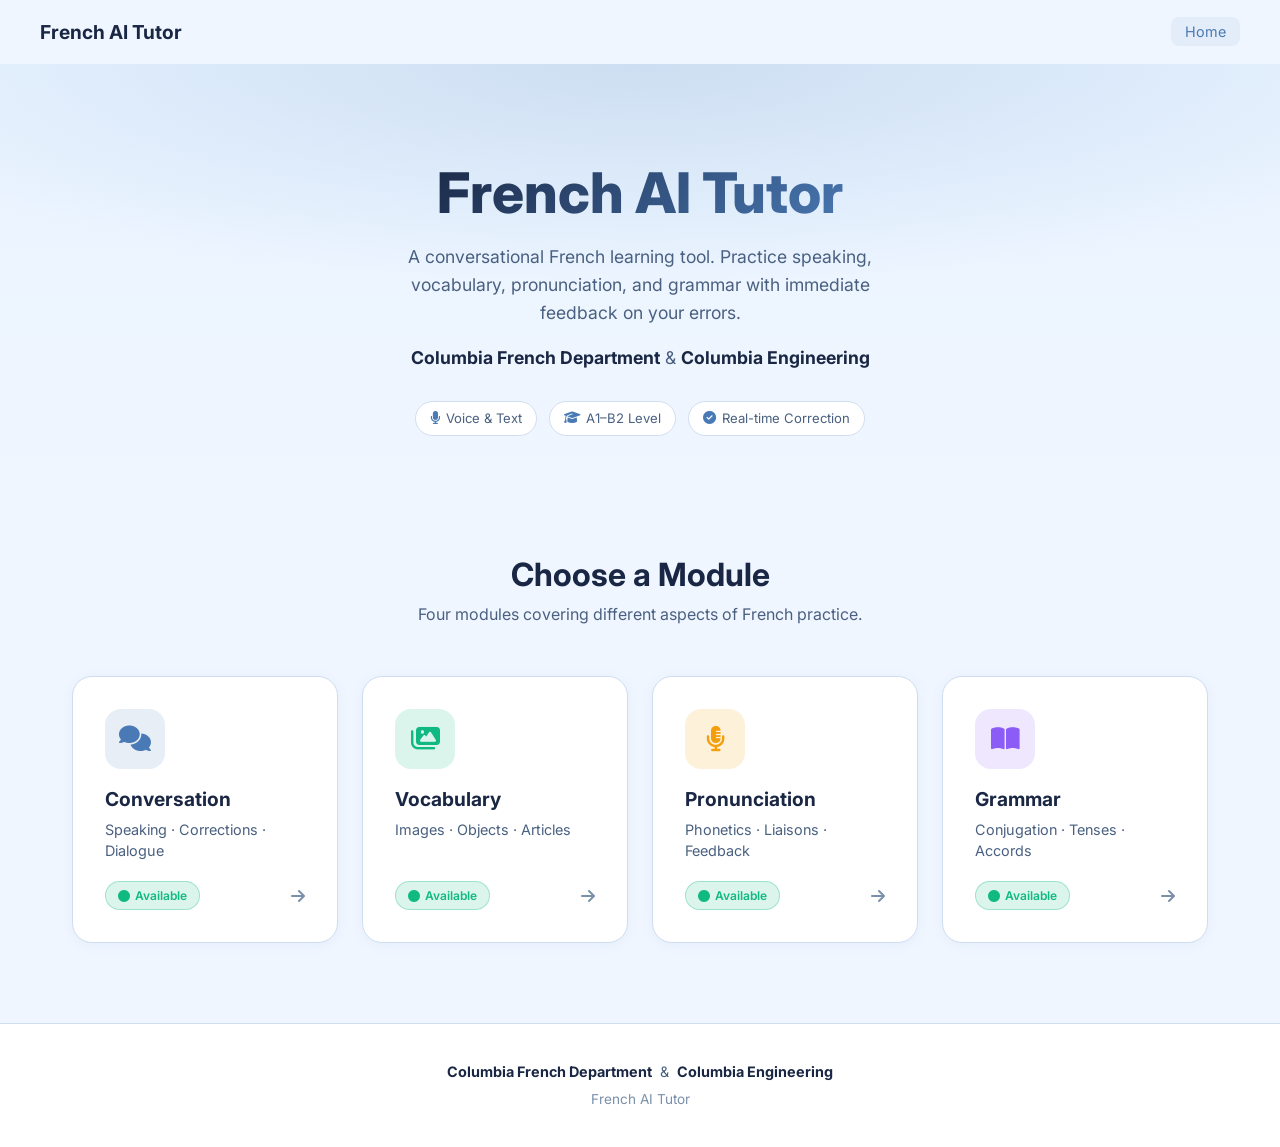
<file: index.html>
<!DOCTYPE html>
<html lang="en">
<head>
  <meta charset="UTF-8" />
  <meta name="viewport" content="width=device-width, initial-scale=1.0" />
  <title>French AI Tutor</title>
  <link rel="preconnect" href="https://fonts.googleapis.com" />
  <link href="https://fonts.googleapis.com/css2?family=Inter:wght@300;400;500;600;700;800&display=swap" rel="stylesheet" />
  <link rel="stylesheet" href="https://cdn.jsdelivr.net/npm/@fortawesome/fontawesome-free@6.4.0/css/all.min.css" />
  <link rel="stylesheet" href="css/style.css" />
  <style>
    /* ── Hero ── */
    .hero {
      padding: 6rem 2rem 5rem;
      text-align: center;
      background: radial-gradient(ellipse 90% 60% at 50% 0%,
        rgba(74,122,181,0.18) 0%,
        rgba(107,159,212,0.10) 45%,
        transparent 75%),
        linear-gradient(180deg, #eaf4ff 0%, #f0f6ff 100%);
    }

    .hero-flag {
      font-size: 4rem;
      margin-bottom: 1.5rem;
      display: block;
      animation: float 3s ease-in-out infinite;
    }

    @keyframes float {
      0%, 100% { transform: translateY(0); }
      50% { transform: translateY(-8px); }
    }

    .hero h1 {
      font-size: clamp(2.2rem, 5vw, 3.5rem);
      font-weight: 800;
      background: linear-gradient(135deg, #1a2744 30%, #4a7ab5 70%);
      -webkit-background-clip: text;
      -webkit-text-fill-color: transparent;
      background-clip: text;
      margin-bottom: 1rem;
    }

    .hero p {
      font-size: 1.1rem;
      color: var(--text-secondary);
      max-width: 520px;
      margin: 0 auto 2rem;
    }

    .hero-collab {
      font-size: 0.95rem;
      color: var(--text-secondary);
      margin: -1rem auto 1.8rem !important;
      max-width: 520px;
    }

    .hero-collab strong {
      color: var(--text-primary);
      font-weight: 700;
    }

    .hero-badges {
      display: flex;
      justify-content: center;
      gap: 0.75rem;
      flex-wrap: wrap;
      margin-bottom: 2.5rem;
    }

    .hero-badge {
      display: inline-flex;
      align-items: center;
      gap: 6px;
      padding: 6px 14px;
      background: var(--bg-card);
      border: 1px solid var(--border);
      border-radius: 20px;
      font-size: 0.82rem;
      color: var(--text-secondary);
    }

    .hero-badge i {
      color: var(--accent-blue);
    }

    /* ── Danmaku bubbles ── */
    .danmaku-layer {
      position: absolute;
      top: 0; left: 0;
      width: 100%;
      height: 100%;
      pointer-events: none;
      overflow: hidden;
      z-index: 0;
      /* Soft fade at top & bottom so bubbles don't appear cut off */
      -webkit-mask-image: linear-gradient(180deg,
        transparent 0%,
        #000 8%,
        #000 55%,
        transparent 90%);
              mask-image: linear-gradient(180deg,
        transparent 0%,
        #000 8%,
        #000 55%,
        transparent 90%);
    }
    .hero-content {
      position: relative;
      z-index: 1;
    }
    .bubble {
      position: absolute;
      right: -200px;
      background: rgba(255,255,255,0.55);
      border: 1px solid rgba(74,122,181,0.18);
      border-radius: 20px;
      padding: 5px 14px;
      font-size: 0.8rem;
      font-weight: 500;
      color: rgba(74,122,181,0.75);
      white-space: nowrap;
      animation: floatLeft linear forwards;
      backdrop-filter: blur(6px);
      box-shadow: 0 2px 8px rgba(74,122,181,0.08);
    }
    @keyframes floatLeft {
      0%   { transform: translateX(0);                    opacity: 0; }
      4%   { opacity: 1; }
      88%  { opacity: 1; }
      100% { transform: translateX(calc(-100vw - 220px)); opacity: 0; }
    }

    /* ── Modules Grid ── */
    .modules-section {
      max-width: 1200px;
      margin: 0 auto;
      padding: 0 2rem 5rem;
    }

    .section-header {
      text-align: center;
      margin-bottom: 3rem;
    }

    .section-header h2 {
      font-size: 2rem;
      margin-bottom: 0.5rem;
    }

    .section-header p {
      color: var(--text-secondary);
    }

    .modules-grid {
      display: grid;
      grid-template-columns: repeat(auto-fit, minmax(260px, 1fr));
      gap: 1.5rem;
    }

    .module-card {
      background: var(--bg-card);
      border: 1px solid var(--border);
      border-radius: var(--radius-lg);
      padding: 2rem;
      position: relative;
      cursor: pointer;
      transition: all 0.3s ease;
      overflow: hidden;
      text-decoration: none;
      color: inherit;
      display: flex;
      flex-direction: column;
      box-shadow: 0 2px 12px rgba(74,122,181,0.07);
    }

    .module-card p {
      flex: 1;
    }

    .module-card .module-status {
      margin-top: auto;
    }

    .module-card::before {
      content: '';
      position: absolute;
      inset: 0;
      border-radius: var(--radius-lg);
      opacity: 0;
      transition: opacity 0.3s;
    }

    .module-card:hover {
      transform: translateY(-4px);
      border-color: var(--accent-blue);
      box-shadow: 0 8px 32px rgba(74,122,181,0.12);
      text-decoration: none;
    }

    .module-card.disabled {
      opacity: 0.6;
      cursor: not-allowed;
    }

    .module-card.disabled:hover {
      transform: none;
      border-color: var(--border);
      box-shadow: none;
    }

    .module-card.conversation { --card-color: #4a7ab5; }
    .module-card.vocabulary   { --card-color: #10b981; }
    .module-card.pronunciation { --card-color: #f59e0b; }
    .module-card.grammar      { --card-color: #8b5cf6; }

    .module-card:hover { border-color: var(--card-color); }
    .module-card:hover { box-shadow: 0 8px 32px rgba(var(--card-color), 0.15); }

    .module-icon {
      width: 60px;
      height: 60px;
      border-radius: 16px;
      display: flex;
      align-items: center;
      justify-content: center;
      font-size: 1.6rem;
      margin-bottom: 1.2rem;
    }

    .conversation .module-icon { background: rgba(74,122,181,0.13); color: #4a7ab5; }
    .vocabulary .module-icon   { background: rgba(16,185,129,0.15); color: #10b981; }
    .pronunciation .module-icon { background: rgba(245,158,11,0.15); color: #f59e0b; }
    .grammar .module-icon      { background: rgba(139,92,246,0.15); color: #8b5cf6; }

    .module-card h3 {
      font-size: 1.2rem;
      margin-bottom: 0.5rem;
    }

    .module-card p {
      font-size: 0.9rem;
      color: var(--text-secondary);
      margin-bottom: 1.2rem;
      line-height: 1.5;
    }

    .module-status {
      display: flex;
      align-items: center;
      justify-content: space-between;
    }

    .status-pill {
      display: inline-flex;
      align-items: center;
      gap: 5px;
      padding: 4px 12px;
      border-radius: 20px;
      font-size: 0.75rem;
      font-weight: 600;
    }

    .status-pill.available {
      background: rgba(16,185,129,0.15);
      color: #10b981;
      border: 1px solid rgba(16,185,129,0.3);
    }

    .status-pill.coming-soon {
      background: rgba(100,116,139,0.15);
      color: var(--text-muted);
      border: 1px solid rgba(100,116,139,0.2);
    }

    .module-arrow {
      color: var(--text-muted);
      transition: transform 0.2s, color 0.2s;
    }

    .module-card:hover .module-arrow {
      transform: translateX(4px);
      color: var(--text-primary);
    }

    /* ── How it works ── */
    .how-section {
      background: #e8f0fc;
      border-top: 1px solid var(--border);
      border-bottom: 1px solid var(--border);
      padding: 5rem 2rem;
    }

    .how-inner {
      max-width: 900px;
      margin: 0 auto;
    }

    .steps-grid {
      display: grid;
      grid-template-columns: repeat(auto-fit, minmax(200px, 1fr));
      gap: 2rem;
      margin-top: 3rem;
    }

    .step {
      text-align: center;
    }

    .step-number {
      width: 48px;
      height: 48px;
      border-radius: 50%;
      background: linear-gradient(135deg, #4a7ab5, #6b9fd4);
      color: #fff;
      display: flex;
      align-items: center;
      justify-content: center;
      font-size: 1.1rem;
      font-weight: 700;
      margin: 0 auto 1rem;
      box-shadow: 0 4px 14px rgba(74,122,181,0.25);
    }

    .step h4 {
      margin-bottom: 0.4rem;
    }

    .step p {
      font-size: 0.88rem;
      color: var(--text-secondary);
    }

    /* ── Responsive ── */
    @media (max-width: 640px) {
      .modules-grid {
        grid-template-columns: 1fr;
      }
      .steps-grid {
        grid-template-columns: 1fr 1fr;
      }
    }
  </style>
</head>
<body>

  <!-- Navigation -->
  <nav class="site-nav">
    <div class="nav-inner">
      <a href="index.html" class="nav-logo">
        French AI Tutor
      </a>
      <ul class="nav-links">
        <li><a href="index.html" class="active">Home</a></li>
      </ul>
    </div>
  </nav>

  <!-- Hero -->
  <section class="hero" style="position:relative;overflow:hidden;">
    <div class="danmaku-layer" id="danmakuLayer"></div>
    <div class="hero-content">
    <h1>French AI Tutor</h1>
    <p>A conversational French learning tool. Practice speaking, vocabulary, pronunciation, and grammar with immediate feedback on your errors.</p>
    <p class="hero-collab">
      <strong>Columbia French Department</strong> &amp; <strong>Columbia Engineering</strong>
    </p>
    <div class="hero-badges">
      <span class="hero-badge"><i class="fas fa-microphone"></i> Voice &amp; Text</span>
      <span class="hero-badge"><i class="fas fa-graduation-cap"></i> A1–B2 Level</span>
      <span class="hero-badge"><i class="fas fa-check-circle"></i> Real-time Correction</span>
    </div>
    </div><!-- /hero-content -->
  </section>

  <!-- Modules -->
  <section class="modules-section">
    <div class="section-header">
      <h2>Choose a Module</h2>
      <p>Four modules covering different aspects of French practice.</p>
    </div>

    <div class="modules-grid">

      <!-- Conversation -->
      <a href="conversation-chapters.html" class="module-card conversation">
        <div class="module-icon"><i class="fas fa-comments"></i></div>
        <h3>Conversation</h3>
        <p>Speaking · Corrections · Dialogue</p>
        <div class="module-status">
          <span class="status-pill available"><i class="fas fa-circle"></i> Available</span>
          <i class="fas fa-arrow-right module-arrow"></i>
        </div>
      </a>

      <!-- Vocabulary -->
      <a href="vocabulary-chapters.html" class="module-card vocabulary">
        <div class="module-icon"><i class="fas fa-images"></i></div>
        <h3>Vocabulary</h3>
        <p>Images · Objects · Articles</p>
        <div class="module-status">
          <span class="status-pill available"><i class="fas fa-circle"></i> Available</span>
          <i class="fas fa-arrow-right module-arrow"></i>
        </div>
      </a>

      <!-- Pronunciation -->
      <a href="https://french-vowel-master-ou-vs-u-286685297662.us-west1.run.app/" target="_blank" rel="noopener" class="module-card pronunciation">
        <div class="module-icon"><i class="fas fa-microphone-alt"></i></div>
        <h3>Pronunciation</h3>
        <p>Phonetics · Liaisons · Feedback</p>
        <div class="module-status">
          <span class="status-pill available"><i class="fas fa-circle"></i> Available</span>
          <i class="fas fa-arrow-right module-arrow"></i>
        </div>
      </a>

      <!-- Grammar -->
      <a href="grammar.html" class="module-card grammar">
        <div class="module-icon"><i class="fas fa-book-open"></i></div>
        <h3>Grammar</h3>
        <p>Conjugation · Tenses · Accords</p>
        <div class="module-status">
          <span class="status-pill available"><i class="fas fa-circle"></i> Available</span>
          <i class="fas fa-arrow-right module-arrow"></i>
        </div>
      </a>

    </div>
  </section>

  <!-- Footer -->
  <footer class="site-footer">
    <p class="footer-collab">
      <strong>Columbia French Department</strong>
      <span>&amp;</span>
      <strong>Columbia Engineering</strong>
    </p>
    <p>French AI Tutor</p>
  </footer>

<script>
(function () {
  const WORDS = [
    'Bonjour','Merci','S\'il vous plaît','Au revoir','Oui','Non',
    'Excusez-moi','Pardon','Bonsoir','Bonne nuit','Comment ça va ?',
    'Très bien','Enchanté','D\'accord','Allons-y','Voilà','Exactement',
    'Peut-être','Bien sûr','Jamais','Toujours','Encore','Ensemble',
    'Maintenant','Aujourd\'hui','Demain','Hier','Ici','Là-bas',
    'Qu\'est-ce que c\'est ?','Je ne sais pas','Je comprends',
    'Répétez','Plus lentement','Génial !','Super !','Parfait !',
    'C\'est vrai ?','Vraiment ?','Félicitations','Bravo !',
    'Comment t\'appelles-tu ?','J\'habite à Paris','Il fait beau',
    'Quelle heure est-il ?','Bonne journée','À bientôt','À demain',
    'Avec plaisir','Je t\'aime','Mon ami','Ma famille','Le café',
    'S\'il te plaît','Un moment','Pas du tout','Un peu','Beaucoup',
  ];

  const COLORS = [
    'rgba(74,122,181,0.12)',
    'rgba(107,159,212,0.12)',
    'rgba(13,158,110,0.10)',
    'rgba(217,119,6,0.10)',
    'rgba(124,111,212,0.12)',
    'rgba(255,255,255,0.60)',
  ];
  const BORDER_COLORS = [
    'rgba(74,122,181,0.28)',
    'rgba(107,159,212,0.28)',
    'rgba(13,158,110,0.22)',
    'rgba(217,119,6,0.22)',
    'rgba(124,111,212,0.25)',
    'rgba(74,122,181,0.15)',
  ];
  const TEXT_COLORS = [
    'rgba(74,122,181,0.85)',
    'rgba(46,109,164,0.80)',
    'rgba(13,158,110,0.80)',
    'rgba(180,83,9,0.80)',
    'rgba(109,88,192,0.80)',
    'rgba(74,122,181,0.65)',
  ];

  const layer = document.getElementById('danmakuLayer');
  if (!layer) return;

  let wordIdx = 0;

  function spawnBubble() {
    const w = WORDS[wordIdx % WORDS.length];
    wordIdx++;

    const ci = Math.floor(Math.random() * COLORS.length);
    const bubble = document.createElement('span');
    bubble.className = 'bubble';
    bubble.textContent = w;

    // Random vertical position — keep bubbles in the upper portion
    // so they don't overlap the hero text below
    const topPct = 4 + Math.random() * 42;
    bubble.style.top = topPct + '%';

    // Random color scheme
    bubble.style.background  = COLORS[ci];
    bubble.style.borderColor = BORDER_COLORS[ci];
    bubble.style.color       = TEXT_COLORS[ci];

    // Random duration 10s–22s, random size variation
    const dur   = 10 + Math.random() * 12;
    const scale = 0.82 + Math.random() * 0.36;
    bubble.style.animationDuration = dur + 's';
    bubble.style.transform = `scale(${scale})`;
    bubble.style.fontSize  = (0.72 + Math.random() * 0.22) + 'rem';

    layer.appendChild(bubble);

    // Remove after animation ends
    setTimeout(() => bubble.remove(), (dur + 0.5) * 1000);
  }

  // Spawn a small initial batch
  for (let i = 0; i < 8; i++) {
    setTimeout(spawnBubble, Math.random() * 5000);
  }

  // Keep spawning continuously (slower cadence for a calmer feel)
  setInterval(spawnBubble, 1400);
})();
</script>

</body>
</html>
</file>
<file: css/style.css>
/* ============================================================
   French AI Tutor — Global Styles (Light Theme)
   ============================================================ */

:root {
  --bg-primary:     #f0f6ff;
  --bg-secondary:   #e8f0fc;
  --bg-card:        #ffffff;
  --bg-card-hover:  #f5f9ff;
  --accent-blue:    #4a7ab5;
  --accent-blue-lt: #6b9fd4;
  --accent-purple:  #7c6fd4;
  --accent-green:   #0d9e6e;
  --accent-orange:  #d97706;
  --accent-red:     #dc2626;
  --accent-pink:    #d946a8;
  --text-primary:   #1a2744;
  --text-secondary: #4a6080;
  --text-muted:     #7a90aa;
  --border:         #d0ddf0;
  --border-light:   #e2ecf8;
  --shadow:         0 4px 24px rgba(74,122,181,0.10);
  --shadow-sm:      0 2px 10px rgba(74,122,181,0.08);
  --radius:         12px;
  --radius-lg:      20px;
  --font:           'Inter', -apple-system, BlinkMacSystemFont, sans-serif;
  --card-bg:        #ffffff;
}

/* ── Navbar (used in conversation/vocabulary pages) ── */
.navbar {
  position: sticky;
  top: 0;
  z-index: 100;
  background: rgba(255,255,255,0.90);
  backdrop-filter: blur(12px);
  border-bottom: 1px solid var(--border);
  padding: 0 1.5rem;
  height: 64px;
  display: flex;
  align-items: center;
  justify-content: space-between;
}

.nav-brand {
  display: flex;
  align-items: center;
  gap: 8px;
  font-size: 1.1rem;
  font-weight: 700;
  color: var(--text-primary);
  text-decoration: none;
}

.navbar .nav-links {
  display: flex;
  gap: 0.4rem;
  list-style: none;
}

.navbar .nav-links a {
  padding: 6px 14px;
  border-radius: 8px;
  color: var(--text-secondary);
  font-size: 0.88rem;
  transition: all 0.2s;
  text-decoration: none;
}

.navbar .nav-links a:hover,
.navbar .nav-links a.active {
  color: var(--accent-blue);
  background: rgba(74,122,181,0.08);
}

* {
  margin: 0;
  padding: 0;
  box-sizing: border-box;
}

html {
  scroll-behavior: smooth;
}

body {
  font-family: var(--font);
  background: var(--bg-primary);
  color: var(--text-primary);
  min-height: 100vh;
  line-height: 1.6;
}

/* ── Typography ── */
h1, h2, h3, h4, h5, h6 {
  font-weight: 700;
  line-height: 1.2;
}

a {
  color: var(--accent-blue);
  text-decoration: none;
}

a:hover {
  text-decoration: underline;
}

/* ── Nav ── */
.site-nav {
  position: sticky;
  top: 0;
  z-index: 100;
  background: transparent;
  backdrop-filter: none;
  border-bottom: none;
  padding: 0 2rem;
}

.nav-inner {
  max-width: 1200px;
  margin: 0 auto;
  display: flex;
  align-items: center;
  justify-content: space-between;
  height: 64px;
}

.nav-logo {
  display: flex;
  align-items: center;
  gap: 10px;
  font-size: 1.2rem;
  font-weight: 700;
  color: var(--text-primary);
  text-decoration: none;
}

.nav-logo .flag {
  font-size: 1.5rem;
}

.nav-links {
  display: flex;
  gap: 0.5rem;
  list-style: none;
}

.nav-links a {
  padding: 6px 14px;
  border-radius: 8px;
  color: var(--text-secondary);
  font-size: 0.9rem;
  transition: all 0.2s;
  text-decoration: none;
}

.nav-links a:hover,
.nav-links a.active {
  color: var(--accent-blue);
  background: rgba(74,122,181,0.08);
}

/* ── Buttons ── */
.btn {
  display: inline-flex;
  align-items: center;
  gap: 8px;
  padding: 10px 20px;
  border-radius: 10px;
  border: none;
  font-size: 0.9rem;
  font-weight: 600;
  cursor: pointer;
  transition: all 0.2s;
  text-decoration: none;
  white-space: nowrap;
}

.btn:hover {
  text-decoration: none;
  transform: translateY(-1px);
}

.btn:active {
  transform: translateY(0);
}

.btn-primary {
  background: linear-gradient(135deg, #4a7ab5, #6b9fd4);
  color: #fff;
  box-shadow: 0 3px 12px rgba(74,122,181,0.25);
}

.btn-primary:hover {
  box-shadow: 0 6px 20px rgba(74,122,181,0.35);
}

.btn-secondary {
  background: #ffffff;
  color: var(--text-primary);
  border: 1px solid var(--border);
  box-shadow: var(--shadow-sm);
}

.btn-secondary:hover {
  background: var(--bg-card-hover);
  border-color: var(--accent-blue);
}

.btn-success {
  background: linear-gradient(135deg, #0d9e6e, #059669);
  color: #fff;
}

.btn-success:hover {
  box-shadow: 0 4px 16px rgba(13,158,110,0.35);
}

.btn-danger {
  background: linear-gradient(135deg, #dc2626, #b91c1c);
  color: #fff;
}

.btn-danger:hover {
  box-shadow: 0 4px 16px rgba(220,38,38,0.35);
}

.btn-warning {
  background: linear-gradient(135deg, #d97706, #b45309);
  color: #fff;
}

.btn-sm {
  padding: 6px 14px;
  font-size: 0.82rem;
}

.btn-lg {
  padding: 14px 28px;
  font-size: 1rem;
  border-radius: 12px;
}

.btn:disabled {
  opacity: 0.45;
  cursor: not-allowed;
  transform: none !important;
}

/* ── Cards ── */
.card {
  background: var(--bg-card);
  border: 1px solid var(--border);
  border-radius: var(--radius);
  padding: 1.5rem;
  box-shadow: var(--shadow-sm);
}

/* ── Inputs ── */
input[type="text"],
input[type="password"],
input[type="email"],
textarea,
select {
  width: 100%;
  background: #ffffff;
  border: 1px solid var(--border);
  border-radius: 10px;
  padding: 10px 14px;
  color: var(--text-primary);
  font-family: var(--font);
  font-size: 0.9rem;
  transition: border-color 0.2s, box-shadow 0.2s;
  outline: none;
}

input:focus,
textarea:focus {
  border-color: var(--accent-blue);
  box-shadow: 0 0 0 3px rgba(74,122,181,0.12);
}

textarea {
  resize: vertical;
  min-height: 80px;
}

/* ── Badge ── */
.badge {
  display: inline-flex;
  align-items: center;
  gap: 4px;
  padding: 3px 10px;
  border-radius: 20px;
  font-size: 0.75rem;
  font-weight: 600;
  text-transform: uppercase;
  letter-spacing: 0.04em;
}

.badge-success {
  background: rgba(13,158,110,0.10);
  color: #0d9e6e;
  border: 1px solid rgba(13,158,110,0.25);
}

.badge-warning {
  background: rgba(217,119,6,0.10);
  color: #d97706;
  border: 1px solid rgba(217,119,6,0.25);
}

.badge-danger {
  background: rgba(220,38,38,0.10);
  color: #dc2626;
  border: 1px solid rgba(220,38,38,0.25);
}

.badge-info {
  background: rgba(74,122,181,0.10);
  color: var(--accent-blue);
  border: 1px solid rgba(74,122,181,0.25);
}

/* ── Spinner ── */
@keyframes spin {
  to { transform: rotate(360deg); }
}

.spinner {
  width: 20px;
  height: 20px;
  border: 2px solid var(--border);
  border-top-color: var(--accent-blue);
  border-radius: 50%;
  animation: spin 0.8s linear infinite;
  display: inline-block;
}

/* ── Scrollbar ── */
::-webkit-scrollbar {
  width: 6px;
  height: 6px;
}

::-webkit-scrollbar-track {
  background: var(--bg-secondary);
}

::-webkit-scrollbar-thumb {
  background: var(--border);
  border-radius: 3px;
}

::-webkit-scrollbar-thumb:hover {
  background: var(--accent-blue-lt);
}

/* ── Footer ── */
.site-footer {
  background: #ffffff;
  border-top: 1px solid var(--border);
  padding: 2rem;
  text-align: center;
  color: var(--text-muted);
  font-size: 0.85rem;
}

.site-footer p { margin: 0.25rem 0; }

.footer-collab {
  display: flex;
  align-items: center;
  justify-content: center;
  gap: 0.5rem;
  flex-wrap: wrap;
  font-size: 0.9rem;
  color: var(--text-secondary);
  margin-bottom: 0.35rem !important;
}

.footer-collab strong {
  color: var(--text-primary);
  font-weight: 700;
}

/* ── Utilities ── */
.text-center    { text-align: center; }
.text-muted     { color: var(--text-muted); }
.text-secondary { color: var(--text-secondary); }
.text-success   { color: var(--accent-green); }
.text-danger    { color: var(--accent-red); }
.text-warning   { color: var(--accent-orange); }
.text-blue      { color: var(--accent-blue); }
.text-purple    { color: var(--accent-purple); }

.mt-1 { margin-top: 0.5rem; }
.mt-2 { margin-top: 1rem; }
.mt-3 { margin-top: 1.5rem; }
.mt-4 { margin-top: 2rem; }
.mb-1 { margin-bottom: 0.5rem; }
.mb-2 { margin-bottom: 1rem; }
.mb-3 { margin-bottom: 1.5rem; }
.mb-4 { margin-bottom: 2rem; }

.hidden { display: none !important; }

/* ── Animations ── */
@keyframes fadeIn {
  from { opacity: 0; transform: translateY(10px); }
  to   { opacity: 1; transform: translateY(0); }
}

@keyframes pulse {
  0%, 100% { opacity: 1; }
  50%       { opacity: 0.5; }
}

.fade-in {
  animation: fadeIn 0.4s ease forwards;
}

/* ── Alert/Toast ── */
.alert {
  padding: 12px 16px;
  border-radius: 10px;
  font-size: 0.9rem;
  display: flex;
  align-items: flex-start;
  gap: 10px;
}

.alert-error {
  background: rgba(220,38,38,0.07);
  border: 1px solid rgba(220,38,38,0.20);
  color: #b91c1c;
}

.alert-success {
  background: rgba(13,158,110,0.07);
  border: 1px solid rgba(13,158,110,0.20);
  color: #0d9e6e;
}

.alert-info {
  background: rgba(74,122,181,0.07);
  border: 1px solid rgba(74,122,181,0.20);
  color: #4a7ab5;
}

/* ── Responsive ── */
@media (max-width: 768px) {
  .nav-links {
    display: none;
  }
  .site-nav {
    padding: 0 1rem;
  }
}
</file>
